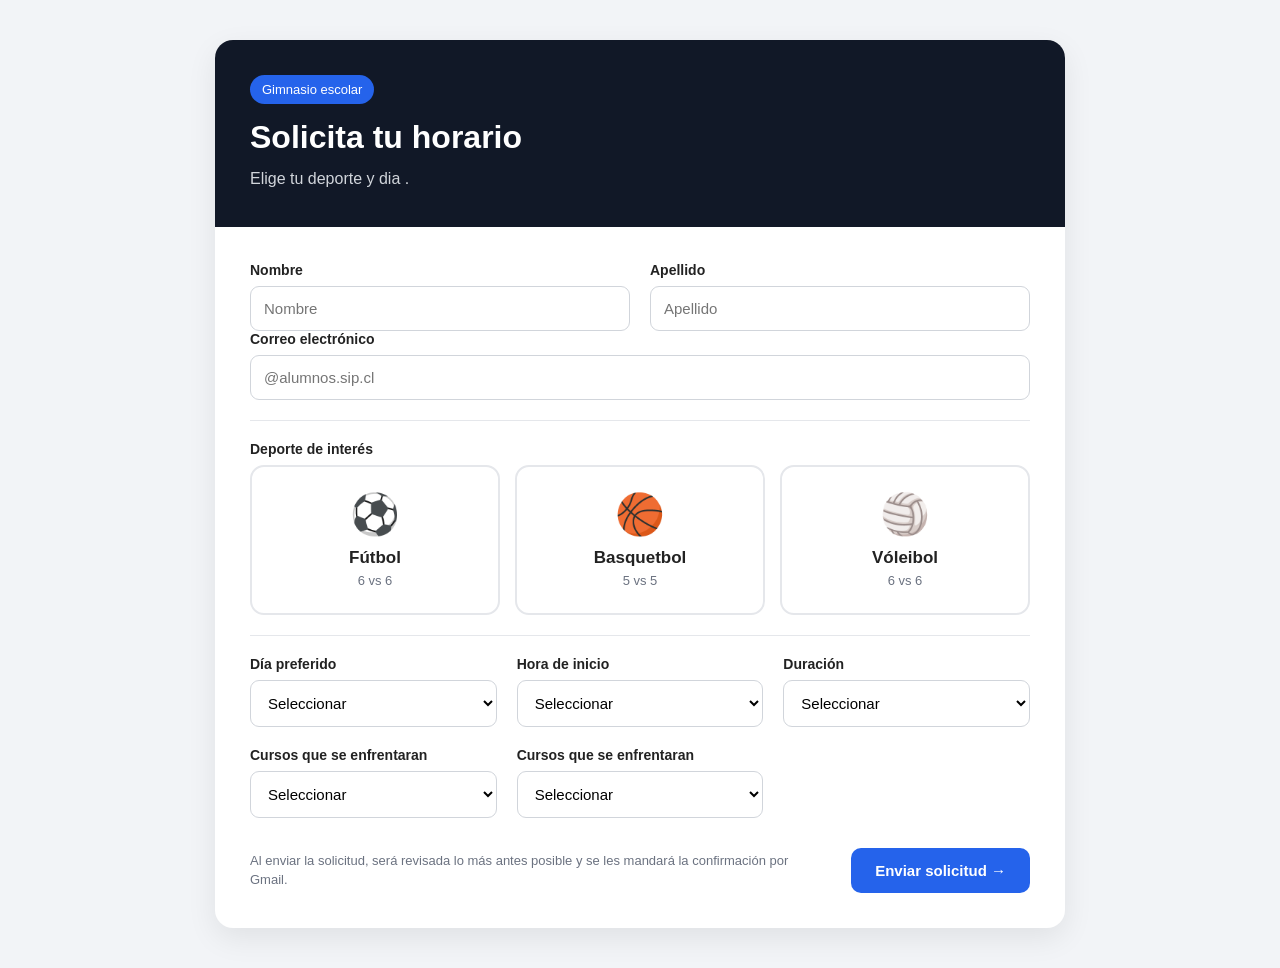
<file: Horarios.html>
<!DOCTYPE html>
<html lang="es">

<head>
  <meta charset="UTF-8">
  <meta name="viewport" content="width=device-width, initial-scale=1.0">
  <title>Solicita tu Horario Deportivo</title>
  <link rel="stylesheet" href="Horarios.css">
</head>

<body>

  <main class="card">

    <header class="header">
      <span class="header-tag">Gimnasio escolar</span>

      <h1>Solicita tu horario</h1>

      <p>
        Elige tu deporte y dia .   
      </p>
    </header>

    <!-- FORMULARIO -->
    <form class="form-body" action="https://formsubmit.co/horariossip@gmail.com" method="POST">

      <!-- Configuración de FormSubmit -->
      <input type="hidden" name="_subject" value="Nueva solicitud de horario deportivo">
      <input type="hidden" name="_captcha" value="false">
      <input type="hidden" name="_template" value="table">

      <!-- NOMBRE -->
      <section class="name-row">

        <article>
          <label class="field-label" for="firstName">
            Nombre
          </label>

          <input type="text" id="firstName" name="Nombre" placeholder="Nombre" required>
        </article>

        <article>
          <label class="field-label" for="lastName">
            Apellido
          </label>

          <input type="text" id="lastName" name="Apellido" placeholder="Apellido" required>
        </article>

      </section>

      <!-- CORREO -->
      <section>

        <label class="field-label" for="email">
          Correo electrónico
        </label>

        <input type="email" id="email" name="Correo" placeholder="@alumnos.sip.cl" required>

      </section>

      <hr class="division">

      <!-- DEPORTES -->
      <section>

        <label class="field-label">
          Deporte de interés
        </label>

        <section class="sport-grid">

          <!-- FÚTBOL -->
          <article class="sport-card">

            <input type="radio" id="futbol" name="Deporte" value="Fútbol">

            <label class="sport-label" for="futbol">

              <span class="sport-icon">⚽</span>

              <span class="nombredeporte">
                Fútbol
              </span>

              <span class="sport-desc">
                6 vs 6
              </span>

            </label>

          </article>

          <!-- BASQUETBOL -->
          <article class="sport-card">

            <input type="radio" id="basquetbol" name="Deporte" value="Basquetbol">

            <label class="sport-label" for="basquetbol">

              <span class="sport-icon">🏀</span>

              <span class="nombredeporte">
                Basquetbol
              </span>

              <span class="sport-desc">
                5 vs 5
              </span>

            </label>

          </article>

          <!-- VOLEIBOL -->
          <article class="sport-card">

            <input type="radio" id="volei" name="Deporte" value="Vóleibol">

            <label class="sport-label" for="volei">

              <span class="sport-icon">🏐</span>

              <span class="nombredeporte">
                Vóleibol
              </span>

              <span class="sport-desc">
                6 vs 6
              </span>

            </label>

          </article>

        </section>

      </section>

      <hr class="division">

      <!-- DÍA, HORA Y DURACIÓN -->
      <section class="time-row">

        <article>

          <label class="field-label" for="dia">
            Día preferido
          </label>

          <select id="dia" name="Día" required>

            <option value="">
              Seleccionar
            </option>

            <option>Lunes</option>
            <option>Martes</option>
            <option>Jueves</option>
            

          </select>

        </article>
        

        <article>

          <label class="field-label" for="hora">
            Hora de inicio
          </label>

          <select id="hora" name="Hora" required>

            <option value="">
              Seleccionar
            </option>

            <option>13:00</option>

          </select>

        </article>

        <article>

          <label class="field-label" for="duracion">
            Duración
          </label>

          <select id="duracion" name="Duración" required>

            <option value="">
              Seleccionar
            </option>

            <option>40 min</option>

          </select>

        </article>

        <article>

          <label class="field-label" for="cursos1">
            Cursos que se enfrentaran
          </label>

          <select id="curso1" name="curso1" required>

            <option value="">
              Seleccionar
            </option>

            <option>7°A</option>
            <option>7°B</option>
            <option>7°C</option>
            <option>8°A</option>
            <option>8°B</option>
            <option>8°C</option>
            <option>I°A</option>
            <option>I°B</option>
            <option>I°C</option>
            <option>II°A</option>
            <option>II°B</option>
            <option>II°C</option>
            <option>III°A</option>
            <option>III°B</option>
            <option>III°C</option>
            <option>IV°A</option>
            <option>IV°B</option>
            <option>IV°C</option>
            

          </select>

        </article>

                <article>

          <label class="field-label" for="cursos2">
            Cursos que se enfrentaran
          </label>

          <select id="curso2" name="curso2" required>

            <option value="">
              Seleccionar
            </option>

            <option>7°A</option>
            <option>7°B</option>
            <option>7°C</option>
            <option>8°A</option>
            <option>8°B</option>
            <option>8°C</option>
            <option>I°A</option>
            <option>I°B</option>
            <option>I°C</option>
            <option>II°A</option>
            <option>II°B</option>
            <option>II°C</option>
            <option>III°A</option>
            <option>III°B</option>
            <option>III°C</option>
            <option>IV°A</option>
            <option>IV°B</option>
            <option>IV°C</option>
            

          </select>

        </article>


      </section>

     
      <!-- MENSAJE DE ÉXITO -->
      <aside id="successBanner" class="success-banner">

        <span>✓</span>

        <span>
          ¡Solicitud enviada! Te confirmaremos tu horario pronto.
        </span>

      </aside>

      <!-- BOTÓN -->
      <footer class="submit-row">

        <p class="submit-note">

          Al enviar la solicitud, será revisada lo más
          antes posible y se les mandará la confirmación
          por Gmail.

        </p>

        <button class="submit-btn" type="submit">
          Enviar solicitud →
        </button>

      </footer>

    </form>

  </main>

  <script src="Horarios.js"></script>

</body>
</html>
</file>
<file: Horarios.css>
/* Configuración base de la página de reservas */
* {
  box-sizing: border-box;
}

/* Fondo general y tipografía */
body {
  margin: 0;
  padding: 40px 20px;
  font-family: Arial, sans-serif;
  background: #f2f4f7;
  color: #222;
}

/* Contenedor visual del formulario */
.card {
  max-width: 850px;
  margin: auto;
  background: white;
  border-radius: 18px;
  overflow: hidden;
  box-shadow: 0 10px 30px rgba(0, 0, 0, 0.08);
}

/* Encabezado de la solicitud */
.header {
  padding: 35px;
  background: #111827;
  color: white;
}

.header-tag {
  display: inline-block;
  padding: 7px 12px;
  border-radius: 20px;
  background: #2563eb;
  font-size: 13px;
  margin-bottom: 15px;
}

.header h1 {
  margin: 0 0 10px;
  font-size: 32px;
}

.header p {
  margin: 0;
  color: #d1d5db;
  line-height: 1.6;
}

.form-body {
  padding: 35px;
}

/* Distribución de los campos */
.name-row,
.time-row {
  display: grid;
  gap: 20px;
}

.name-row {
  grid-template-columns: 1fr 1fr;
}

.time-row {
  grid-template-columns: repeat(3, 1fr);
}

.field-label {
  display: block;
  margin-bottom: 8px;
  font-weight: bold;
  font-size: 14px;
}

/* Estilos compartidos para controles del formulario */
input,
select,
textarea {
  width: 100%;
  padding: 13px;
  border: 1px solid #d1d5db;
  border-radius: 9px;
  font-size: 15px;
  outline: none;
  background: white;
}

input:focus,
select:focus,
textarea:focus {
  border-color: #2563eb;
}

textarea {
  height: 120px;
  resize: vertical;
}

/* Separadores entre grupos de información */
.division {
  height: 1px;
  background: #e5e7eb;
  border:#f2f4f7 ;
  margin: 20px 0;
}

/* Selector visual de deportes */
.sport-grid {
  display: grid;
  grid-template-columns: repeat(3, 1fr);
  gap: 15px;
}

.sport-card {
  position: relative;
}

.sport-card input {
  position: absolute;
  opacity: 0;
}

/* Tarjetas de cada deporte y estados interactivos */
.sport-label {
  display: flex;
  flex-direction: column;
  align-items: center;
  justify-content: center;
  min-height: 150px;
  padding: 20px;
  border: 2px solid #e5e7eb;
  border-radius: 14px;
  cursor: pointer;
  transition: 0.2s;
}

.sport-label:hover {
  border-color: #2563eb;
  transform: translateY(-2px);
}

.sport-card input:checked + .sport-label {
  border-color: #2563eb;
  background: #eff6ff;
}

.sport-icon {
  font-size: 40px;
  margin-bottom: 10px;
}

.nombredeporte {
  font-weight: bold;
  font-size: 17px;
}

.sport-desc {
  margin-top: 5px;
  color: #6b7280;
  font-size: 13px;
}

/* Mensaje mostrado después de enviar la solicitud */
.success-banner {
  display: none;
  align-items: center;
  gap: 10px;
  padding: 15px;
  margin-top: 25px;
  border-radius: 10px;
  background: #dcfce7;
  color: #166534;
}

.success-banner.visible {
  display: flex;
}

/* Área final y botón de envío */
.submit-row {
  display: flex;
  align-items: center;
  justify-content: space-between;
  gap: 25px;
  margin-top: 30px;
}

.submit-note {
  margin: 0;
  color: #6b7280;
  font-size: 13px;
  line-height: 1.5;
}

.submit-btn {
  border: none;
  padding: 14px 24px;
  border-radius: 10px;
  background: #2563eb;
  color: white;
  font-size: 15px;
  font-weight: bold;
  cursor: pointer;
  transition: 0.2s;
  white-space: nowrap;
}

.submit-btn:hover {
  background: #1d4ed8;
  transform: translateY(-1px);
}

@media (max-width: 700px) {

  .name-row,
  .time-row,
  .sport-grid {
  grid-template-columns: 1fr;
  }

  .form-body,
  .header {
    padding: 25px;
  }

  .submit-row {
    flex-direction: column;
    align-items: stretch;
  }

  .submit-btn {
    width: 100%;
  }

}
</file>
